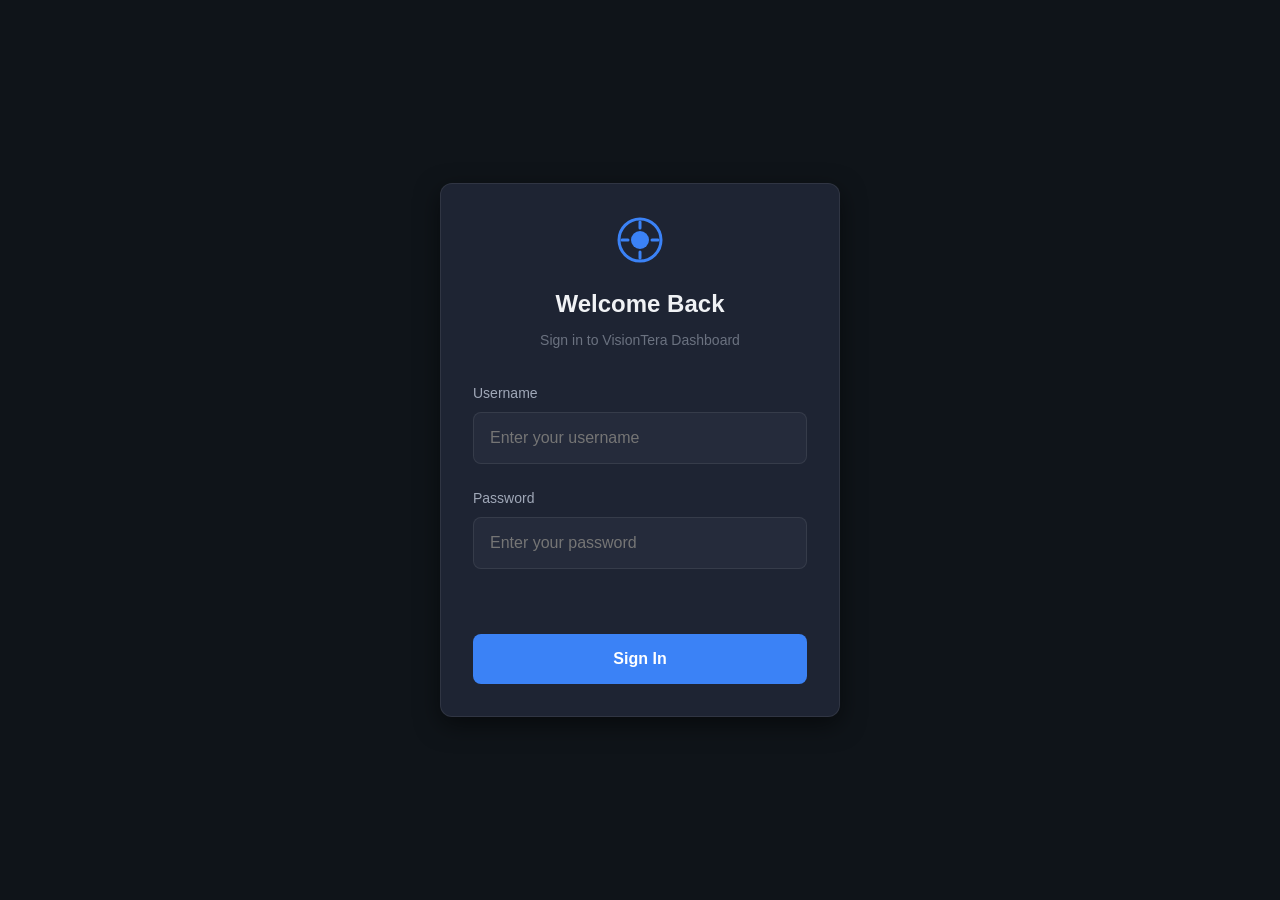
<file: login.html>
<!DOCTYPE html>
<html lang="en">

<head>
    <meta charset="UTF-8">
    <meta name="viewport" content="width=device-width, initial-scale=1.0">
    <title>VisionTera - Login</title>
    <link rel="stylesheet" href="/static/style.css">
    <style>
        body {
            display: flex;
            align-items: center;
            justify-content: center;
            background: var(--color-bg-primary);
        }

        .login-card {
            background: var(--color-bg-card);
            border: 1px solid var(--border-color);
            border-radius: var(--radius-lg);
            padding: var(--spacing-xl);
            width: 100%;
            max-width: 400px;
            box-shadow: var(--shadow-lg);
        }

        .login-header {
            text-align: center;
            margin-bottom: var(--spacing-xl);
        }

        .login-logo {
            color: var(--color-accent);
            margin-bottom: var(--spacing-md);
        }

        .login-title {
            font-size: 1.5rem;
            font-weight: 600;
            color: var(--color-text-primary);
        }

        .login-subtitle {
            font-size: 0.875rem;
            color: var(--color-text-muted);
            margin-top: var(--spacing-sm);
        }

        .login-form {
            display: flex;
            flex-direction: column;
            gap: var(--spacing-lg);
        }

        .form-group {
            display: flex;
            flex-direction: column;
            gap: var(--spacing-sm);
        }

        .form-label {
            font-size: 0.875rem;
            font-weight: 500;
            color: var(--color-text-secondary);
        }

        .form-input {
            width: 100%;
            padding: var(--spacing-md);
            background: var(--color-bg-tertiary);
            border: 1px solid var(--border-color);
            border-radius: var(--radius-md);
            color: var(--color-text-primary);
            font-size: 1rem;
            transition: border-color var(--transition-fast);
        }

        .form-input:focus {
            outline: none;
            border-color: var(--color-accent);
        }

        .btn-login {
            width: 100%;
            padding: var(--spacing-md);
            background: var(--color-accent);
            color: white;
            border: none;
            border-radius: var(--radius-md);
            font-size: 1rem;
            font-weight: 600;
            cursor: pointer;
            transition: background-color var(--transition-fast);
        }

        .btn-login:hover {
            background: var(--color-accent-dark);
        }

        .btn-login:disabled {
            opacity: 0.7;
            cursor: not-allowed;
        }

        .error-message {
            color: var(--color-danger);
            font-size: 0.875rem;
            text-align: center;
            min-height: 1.25em;
        }
    </style>
</head>

<body>
    <div class="login-card">
        <div class="login-header">
            <div class="login-logo">
                <svg width="48" height="48" viewBox="0 0 32 32" fill="none">
                    <circle cx="16" cy="16" r="14" stroke="currentColor" stroke-width="2" />
                    <circle cx="16" cy="16" r="6" fill="currentColor" />
                    <path d="M16 4V8M16 24V28M4 16H8M24 16H28" stroke="currentColor" stroke-width="2"
                        stroke-linecap="round" />
                </svg>
            </div>
            <h1 class="login-title">Welcome Back</h1>
            <p class="login-subtitle">Sign in to VisionTera Dashboard</p>
        </div>

        <form class="login-form" id="loginForm">
            <div class="form-group">
                <label for="username" class="form-label">Username</label>
                <input type="text" id="username" class="form-input" placeholder="Enter your username" required>
            </div>

            <div class="form-group">
                <label for="password" class="form-label">Password</label>
                <input type="password" id="password" class="form-input" placeholder="Enter your password" required>
            </div>

            <div class="error-message" id="errorMessage"></div>

            <button type="submit" class="btn-login" id="loginBtn">Sign In</button>
        </form>
    </div>

    <script>
        const loginForm = document.getElementById('loginForm');
        const errorMessage = document.getElementById('errorMessage');
        const loginBtn = document.getElementById('loginBtn');

        loginForm.addEventListener('submit', async (e) => {
            e.preventDefault();

            const username = document.getElementById('username').value;
            const password = document.getElementById('password').value;

            setLoading(true);
            errorMessage.textContent = '';

            try {
                const response = await fetch('/api/login', {
                    method: 'POST',
                    headers: {
                        'Content-Type': 'application/json'
                    },
                    body: JSON.stringify({ username, password })
                });

                const data = await response.json();

                if (response.ok) {
                    window.location.href = '/';
                } else {
                    errorMessage.textContent = data.detail || 'Login failed. Please check your credentials.';
                }
            } catch (error) {
                errorMessage.textContent = 'An error occurred. Please try again.';
            } finally {
                setLoading(false);
            }
        });

        function setLoading(isLoading) {
            loginBtn.disabled = isLoading;
            loginBtn.textContent = isLoading ? 'Signing in...' : 'Sign In';
        }
    </script>
</body>

</html>
</file>
<file: static/style.css>
:root {
    --color-bg-primary: #0f1419;
    --color-bg-secondary: #1a1f2e;
    --color-bg-tertiary: #252b3b;
    --color-bg-card: #1e2433;
    --color-text-primary: #f0f2f5;
    --color-text-secondary: #a0a8b8;
    --color-text-muted: #6b7280;
    --color-accent: #3b82f6;
    --color-accent-light: #60a5fa;
    --color-accent-dark: #2563eb;
    --color-success: #10b981;
    --color-warning: #f59e0b;
    --color-danger: #ef4444;
    --color-male: #3b82f6;
    --color-female: #ec4899;
    --border-color: rgba(255, 255, 255, 0.08);
    --shadow-sm: 0 1px 2px rgba(0, 0, 0, 0.3);
    --shadow-md: 0 4px 12px rgba(0, 0, 0, 0.4);
    --shadow-lg: 0 8px 24px rgba(0, 0, 0, 0.5);
    --spacing-xs: 0.25rem;
    --spacing-sm: 0.5rem;
    --spacing-md: 1rem;
    --spacing-lg: 1.5rem;
    --spacing-xl: 2rem;
    --radius-sm: 4px;
    --radius-md: 8px;
    --radius-lg: 12px;
    --transition-fast: 150ms ease;
    --transition-normal: 250ms ease;
}

*,
*::before,
*::after {
    margin: 0;
    padding: 0;
    box-sizing: border-box;
}

html,
body {
    width: 100%;
    height: 100%;
    overflow: hidden;
}

body {
    background: var(--color-bg-primary);
    color: var(--color-text-primary);
    font-family: -apple-system, BlinkMacSystemFont, 'Segoe UI', Roboto, 'Helvetica Neue', Arial, sans-serif;
    font-size: 14px;
    line-height: 1.5;
    -webkit-font-smoothing: antialiased;
}

.dashboard {
    display: flex;
    flex-direction: column;
    height: 100vh;
    background: var(--color-bg-primary);
}

.header {
    display: flex;
    justify-content: space-between;
    align-items: center;
    padding: var(--spacing-md) var(--spacing-xl);
    background: var(--color-bg-secondary);
    border-bottom: 1px solid var(--border-color);
    flex-shrink: 0;
}

.header-left {
    display: flex;
    align-items: center;
    gap: var(--spacing-md);
}

.logo {
    color: var(--color-accent);
    display: flex;
    align-items: center;
    justify-content: center;
}

.header-title h1 {
    font-size: 1.25rem;
    font-weight: 600;
    color: var(--color-text-primary);
    letter-spacing: -0.5px;
}

.header-subtitle {
    font-size: 0.75rem;
    color: var(--color-text-muted);
    text-transform: uppercase;
    letter-spacing: 0.5px;
}

.header-right {
    display: flex;
    align-items: center;
    gap: var(--spacing-lg);
}

.active-cameras-badge {
    display: flex;
    align-items: center;
    gap: var(--spacing-sm);
    padding: var(--spacing-xs) var(--spacing-md);
    background: rgba(59, 130, 246, 0.15);
    border-radius: 9999px;
    font-size: 0.75rem;
    font-weight: 500;
    color: var(--color-accent);
}

.logout-btn {
    display: flex;
    align-items: center;
    gap: var(--spacing-sm);
    padding: var(--spacing-sm) var(--spacing-md);
    background: transparent;
    border: 1px solid var(--border-color);
    border-radius: var(--radius-md);
    color: var(--color-text-active);
    font-weight: 500;
    cursor: pointer;
    transition: all var(--transition-fast);
}

.logout-btn:hover {
    background: rgba(239, 68, 68, 0.15);
    border-color: var(--color-danger);
    color: var(--color-danger);
}

@media (max-width: 768px) {
    .logout-text {
        display: none;
    }
}

.status-indicator {
    display: flex;
    align-items: center;
    gap: var(--spacing-sm);
    padding: var(--spacing-xs) var(--spacing-md);
    border-radius: 9999px;
    font-size: 0.75rem;
    font-weight: 500;
    text-transform: uppercase;
    letter-spacing: 0.5px;
}

.status-dot {
    width: 8px;
    height: 8px;
    border-radius: 50%;
    animation: pulse 2s infinite;
}

.status-idle {
    background: rgba(107, 114, 128, 0.2);
    color: var(--color-text-muted);
}

.status-idle .status-dot {
    background: var(--color-text-muted);
    animation: none;
}

.status-running {
    background: rgba(16, 185, 129, 0.15);
    color: var(--color-success);
}

.status-running .status-dot {
    background: var(--color-success);
}

@keyframes pulse {

    0%,
    100% {
        opacity: 1;
    }

    50% {
        opacity: 0.5;
    }
}

.header-time {
    font-size: 0.875rem;
    color: var(--color-text-secondary);
    font-variant-numeric: tabular-nums;
}

.card {
    background: var(--color-bg-card);
    border: 1px solid var(--border-color);
    border-radius: var(--radius-lg);
    overflow: hidden;
}

.card-header {
    display: flex;
    justify-content: space-between;
    align-items: center;
    padding: var(--spacing-md) var(--spacing-lg);
    border-bottom: 1px solid var(--border-color);
}

.card-header h2 {
    font-size: 0.875rem;
    font-weight: 600;
    color: var(--color-text-primary);
}

.main-content {
    flex: 1;
    display: grid;
    grid-template-columns: 1fr 320px;
    gap: var(--spacing-md);
    padding: var(--spacing-md);
    overflow: hidden;
}

.camera-grid {
    display: grid;
    grid-template-columns: repeat(auto-fit, minmax(400px, 1fr));
    gap: var(--spacing-md);
    overflow-y: auto;
    padding: var(--spacing-xs);
}

.camera-grid::-webkit-scrollbar {
    width: 6px;
}

.camera-grid::-webkit-scrollbar-track {
    background: transparent;
}

.camera-grid::-webkit-scrollbar-thumb {
    background: var(--color-bg-tertiary);
    border-radius: 3px;
}

.camera-placeholder {
    grid-column: 1 / -1;
    display: flex;
    align-items: center;
    justify-content: center;
    min-height: 300px;
    background: var(--color-bg-card);
    border: 2px dashed var(--border-color);
    border-radius: var(--radius-lg);
}

.placeholder-content {
    text-align: center;
    color: var(--color-text-muted);
}

.placeholder-content svg {
    margin-bottom: var(--spacing-md);
    opacity: 0.5;
}

.placeholder-content h3 {
    font-size: 1.125rem;
    margin-bottom: var(--spacing-xs);
    color: var(--color-text-secondary);
}

.placeholder-content p {
    font-size: 0.875rem;
}

.camera-card {
    background: var(--color-bg-card);
    border: 1px solid var(--border-color);
    border-radius: var(--radius-lg);
    overflow: hidden;
    display: flex;
    flex-direction: column;
}

.camera-header {
    display: flex;
    align-items: center;
    justify-content: space-between;
    padding: var(--spacing-sm) var(--spacing-md);
    background: var(--color-bg-secondary);
    border-bottom: 1px solid var(--border-color);
}

.camera-info {
    display: flex;
    flex-direction: column;
    gap: 2px;
    min-width: 0;
    flex: 1;
}

.camera-name {
    font-size: 0.875rem;
    font-weight: 600;
    color: var(--color-text-primary);
    white-space: nowrap;
    overflow: hidden;
    text-overflow: ellipsis;
}

.camera-source {
    font-size: 0.7rem;
    color: var(--color-text-muted);
    white-space: nowrap;
    overflow: hidden;
    text-overflow: ellipsis;
}

.camera-stats {
    display: flex;
    align-items: center;
    gap: var(--spacing-sm);
}

.camera-fps {
    font-size: 0.7rem;
    color: var(--color-text-muted);
    font-variant-numeric: tabular-nums;
}

.camera-count {
    min-width: 24px;
    padding: 2px 8px;
    background: var(--color-accent);
    border-radius: 9999px;
    font-size: 0.75rem;
    font-weight: 600;
    color: white;
    text-align: center;
}

.camera-close-btn {
    width: 28px;
    height: 28px;
    display: flex;
    align-items: center;
    justify-content: center;
    background: transparent;
    border: 1px solid transparent;
    border-radius: var(--radius-md);
    color: var(--color-text-muted);
    cursor: pointer;
    transition: all var(--transition-fast);
    margin-left: var(--spacing-sm);
}

.camera-close-btn:hover {
    background: rgba(239, 68, 68, 0.15);
    border-color: var(--color-danger);
    color: var(--color-danger);
}

.camera-video-wrapper {
    position: relative;
    aspect-ratio: 16 / 9;
    background: var(--color-bg-primary);
    overflow: hidden;
}

.camera-video {
    width: 100%;
    height: 100%;
    object-fit: contain;
}

.camera-overlay {
    position: absolute;
    bottom: 0;
    left: 0;
    right: 0;
    padding: var(--spacing-sm);
    background: linear-gradient(transparent, rgba(0, 0, 0, 0.7));
    pointer-events: none;
}

.gender-stats {
    display: flex;
    gap: var(--spacing-md);
    justify-content: flex-end;
}

.male-stat,
.female-stat {
    display: flex;
    align-items: center;
    gap: 4px;
    font-size: 0.75rem;
    font-weight: 500;
}

.male-stat {
    color: var(--color-male);
}

.female-stat {
    color: var(--color-female);
}

.sidebar {
    display: flex;
    flex-direction: column;
    gap: var(--spacing-md);
    overflow-y: auto;
    min-height: 0;
}

.sidebar::-webkit-scrollbar {
    width: 6px;
}

.sidebar::-webkit-scrollbar-track {
    background: transparent;
}

.sidebar::-webkit-scrollbar-thumb {
    background: var(--color-bg-tertiary);
    border-radius: 3px;
}

.stats-grid {
    display: grid;
    grid-template-columns: repeat(2, 1fr);
    gap: var(--spacing-sm);
    flex-shrink: 0;
}

.stat-card {
    display: flex;
    align-items: center;
    gap: var(--spacing-md);
    padding: var(--spacing-md);
}

.stat-icon {
    width: 40px;
    height: 40px;
    display: flex;
    align-items: center;
    justify-content: center;
    background: var(--color-bg-tertiary);
    border-radius: var(--radius-md);
    color: var(--color-accent);
    flex-shrink: 0;
}

.stat-icon.male {
    color: var(--color-male);
}

.stat-icon.female {
    color: var(--color-female);
}

.stat-content {
    display: flex;
    flex-direction: column;
    min-width: 0;
}

.stat-value {
    font-size: 1.5rem;
    font-weight: 700;
    color: var(--color-text-primary);
    line-height: 1.2;
    font-variant-numeric: tabular-nums;
}

.stat-label {
    font-size: 0.7rem;
    color: var(--color-text-muted);
    text-transform: uppercase;
    letter-spacing: 0.3px;
    white-space: nowrap;
    overflow: hidden;
    text-overflow: ellipsis;
}

.chart-panel {
    flex: 1;
    display: flex;
    flex-direction: column;
    min-height: 180px;
}

.chart-controls {
    display: flex;
    gap: var(--spacing-xs);
}

.chart-range-btn {
    padding: var(--spacing-xs) var(--spacing-sm);
    background: transparent;
    border: 1px solid var(--border-color);
    border-radius: var(--radius-sm);
    color: var(--color-text-muted);
    font-size: 0.7rem;
    font-weight: 500;
    cursor: pointer;
    transition: all var(--transition-fast);
}

.chart-range-btn:hover {
    background: var(--color-bg-tertiary);
    color: var(--color-text-secondary);
}

.chart-range-btn.active {
    background: var(--color-accent);
    border-color: var(--color-accent);
    color: white;
}

.chart-container {
    flex: 1;
    padding: var(--spacing-md);
    min-height: 0;
}

.chart-container canvas {
    width: 100% !important;
    height: 100% !important;
}

.camera-list-panel {
    flex-shrink: 0;
}

.icon-btn {
    width: 28px;
    height: 28px;
    display: flex;
    align-items: center;
    justify-content: center;
    background: transparent;
    border: 1px solid var(--border-color);
    border-radius: var(--radius-md);
    color: var(--color-text-muted);
    cursor: pointer;
    transition: all var(--transition-fast);
}

.icon-btn:hover {
    background: var(--color-bg-tertiary);
    color: var(--color-text-primary);
}

.camera-status-list {
    padding: var(--spacing-sm);
    display: flex;
    flex-direction: column;
    gap: var(--spacing-sm);
    max-height: 200px;
    overflow-y: auto;
}

.camera-status-list .empty-state {
    text-align: center;
    color: var(--color-text-muted);
    padding: var(--spacing-lg);
    font-size: 0.875rem;
}

.camera-status-item {
    display: flex;
    justify-content: space-between;
    align-items: center;
    padding: var(--spacing-sm);
    background: var(--color-bg-tertiary);
    border-radius: var(--radius-md);
}

.camera-status-info {
    display: flex;
    flex-direction: column;
    gap: 2px;
    min-width: 0;
    flex: 1;
}

.camera-status-name {
    font-size: 0.8rem;
    font-weight: 500;
    color: var(--color-text-primary);
    white-space: nowrap;
    overflow: hidden;
    text-overflow: ellipsis;
}

.camera-status-source {
    font-size: 0.65rem;
    color: var(--color-text-muted);
    white-space: nowrap;
    overflow: hidden;
    text-overflow: ellipsis;
}

.camera-status-stats {
    display: flex;
    gap: 4px;
}

.stat-pill {
    padding: 2px 6px;
    background: var(--color-bg-primary);
    border-radius: var(--radius-sm);
    font-size: 0.65rem;
    font-weight: 500;
    color: var(--color-text-secondary);
}

.stat-pill.male {
    color: var(--color-male);
}

.stat-pill.female {
    color: var(--color-female);
}

.control-footer {
    flex-shrink: 0;
    padding: 0 var(--spacing-md) var(--spacing-md);
}

.add-camera-panel .card-header {
    padding: var(--spacing-sm) var(--spacing-lg);
}

.add-camera-form {
    padding: var(--spacing-md) var(--spacing-lg);
    display: flex;
    flex-direction: column;
    gap: var(--spacing-md);
}

.form-row {
    display: flex;
    gap: var(--spacing-lg);
    align-items: flex-end;
    flex-wrap: wrap;
}

.control-group {
    display: flex;
    flex-direction: column;
    gap: var(--spacing-sm);
    min-width: 150px;
}

.control-group label {
    font-size: 0.75rem;
    font-weight: 500;
    color: var(--color-text-secondary);
    text-transform: uppercase;
    letter-spacing: 0.3px;
}

.form-select,
.form-input {
    width: 100%;
    padding: var(--spacing-sm) var(--spacing-md);
    background: var(--color-bg-tertiary);
    border: 1px solid var(--border-color);
    border-radius: var(--radius-md);
    color: var(--color-text-primary);
    font-size: 0.875rem;
    transition: border-color var(--transition-fast);
}

.form-select:hover,
.form-input:hover {
    border-color: var(--color-accent);
}

.form-select:focus,
.form-input:focus {
    outline: none;
    border-color: var(--color-accent);
    box-shadow: 0 0 0 3px rgba(59, 130, 246, 0.15);
}

.slider-wrapper {
    display: flex;
    align-items: center;
    gap: var(--spacing-md);
}

.form-slider {
    flex: 1;
    -webkit-appearance: none;
    appearance: none;
    height: 4px;
    background: var(--color-bg-tertiary);
    border-radius: 2px;
    outline: none;
}

.form-slider::-webkit-slider-thumb {
    -webkit-appearance: none;
    width: 16px;
    height: 16px;
    background: var(--color-accent);
    border-radius: 50%;
    cursor: pointer;
    transition: transform var(--transition-fast);
}

.form-slider::-webkit-slider-thumb:hover {
    transform: scale(1.1);
}

.slider-value {
    min-width: 40px;
    text-align: right;
    font-size: 0.875rem;
    font-weight: 600;
    color: var(--color-accent);
    font-variant-numeric: tabular-nums;
}

.color-input-wrapper {
    display: flex;
    align-items: center;
    gap: var(--spacing-sm);
}

.form-color {
    width: 40px;
    height: 36px;
    padding: 2px;
    background: var(--color-bg-tertiary);
    border: 1px solid var(--border-color);
    border-radius: var(--radius-md);
    cursor: pointer;
}

.form-color::-webkit-color-swatch-wrapper {
    padding: 0;
}

.form-color::-webkit-color-swatch {
    border: none;
    border-radius: 4px;
}

.color-value {
    font-size: 0.875rem;
    color: var(--color-text-secondary);
    font-family: 'SF Mono', Monaco, 'Consolas', monospace;
}

.checkbox-controls {
    display: flex;
    flex-direction: row;
    gap: var(--spacing-md);
}

.checkbox-wrapper {
    display: flex;
    align-items: center;
    gap: var(--spacing-sm);
    cursor: pointer;
    font-size: 0.875rem;
    color: var(--color-text-secondary);
}

.checkbox-wrapper input {
    display: none;
}

.checkbox-custom {
    width: 16px;
    height: 16px;
    background: var(--color-bg-tertiary);
    border: 1px solid var(--border-color);
    border-radius: var(--radius-sm);
    display: flex;
    align-items: center;
    justify-content: center;
    transition: all var(--transition-fast);
}

.checkbox-wrapper input:checked+.checkbox-custom {
    background: var(--color-accent);
    border-color: var(--color-accent);
}

.checkbox-wrapper input:checked+.checkbox-custom::after {
    content: '';
    width: 8px;
    height: 5px;
    border: 2px solid white;
    border-top: none;
    border-right: none;
    transform: rotate(-45deg) translateY(-1px);
}

.control-actions {
    display: flex;
    gap: var(--spacing-sm);
    margin-left: auto;
}

.btn {
    display: inline-flex;
    align-items: center;
    justify-content: center;
    gap: var(--spacing-sm);
    padding: var(--spacing-sm) var(--spacing-lg);
    border: none;
    border-radius: var(--radius-md);
    font-size: 0.875rem;
    font-weight: 500;
    cursor: pointer;
    transition: all var(--transition-fast);
    white-space: nowrap;
}

.btn:disabled {
    opacity: 0.5;
    cursor: not-allowed;
}

.btn-primary {
    background: var(--color-accent);
    color: white;
}

.btn-primary:hover:not(:disabled) {
    background: var(--color-accent-dark);
}

.btn-danger {
    background: var(--color-bg-tertiary);
    color: var(--color-text-secondary);
    border: 1px solid var(--border-color);
}

.btn-danger:hover:not(:disabled) {
    background: var(--color-danger);
    border-color: var(--color-danger);
    color: white;
}

@media (max-width: 1200px) {
    .main-content {
        grid-template-columns: 1fr;
    }

    .sidebar {
        display: none;
    }

    .camera-grid {
        grid-template-columns: repeat(auto-fit, minmax(300px, 1fr));
    }
}

@media (max-width: 768px) {
    .header {
        padding: var(--spacing-sm) var(--spacing-md);
    }

    .header-title h1 {
        font-size: 1rem;
    }

    .header-subtitle {
        display: none;
    }

    .form-row {
        flex-direction: column;
        align-items: stretch;
    }

    .control-actions {
        margin-left: 0;
    }

    .camera-grid {
        grid-template-columns: 1fr;
    }

    /* Boundary modal on small screens */
    .boundary-modal-container {
        width: 100vw;
        max-width: 100vw;
        max-height: 100vh;
        border-radius: var(--radius-md) var(--radius-md) 0 0;
        align-self: flex-end;
        margin-bottom: 0;
    }

    .modal-overlay {
        align-items: flex-end;
    }

    .boundary-canvas-wrapper,
    #boundaryCanvas {
        max-height: calc(100vh - 260px);
    }

    .boundary-instructions {
        font-size: 0.8rem;
    }
}

/* Modal Styles */
.modal-overlay {
    position: fixed;
    top: 0;
    left: 0;
    right: 0;
    bottom: 0;
    background: rgba(0, 0, 0, 0.7);
    display: flex;
    align-items: center;
    justify-content: center;
    z-index: 1000;
    opacity: 0;
    visibility: hidden;
    transition: all var(--transition-normal);
    backdrop-filter: blur(4px);
}

.modal-overlay.active {
    opacity: 1;
    visibility: visible;
}

.modal-container {
    background: var(--color-bg-secondary);
    border: 1px solid var(--border-color);
    border-radius: var(--radius-lg);
    width: 90%;
    max-width: 400px;
    max-height: 90vh;
    display: flex;
    flex-direction: column;
    transform: translateY(20px);
    transition: all var(--transition-normal);
    box-shadow: var(--shadow-lg);
    overflow: hidden;
}

.modal-overlay.active .modal-container {
    transform: translateY(0);
}

.modal-header {
    padding: var(--spacing-md);
    border-bottom: 1px solid var(--border-color);
    display: flex;
    align-items: center;
    gap: var(--spacing-sm);
    flex-shrink: 0;
}

.modal-title {
    font-size: 1rem;
    font-weight: 600;
    color: var(--color-text-primary);
}

.modal-icon {
    display: flex;
    align-items: center;
    justify-content: center;
}

.modal-icon.error {
    color: var(--color-danger);
}

.modal-icon.info {
    color: var(--color-accent);
}

.modal-body {
    padding: var(--spacing-lg);
    color: var(--color-text-secondary);
    font-size: 0.95rem;
    line-height: 1.5;
    overflow-y: auto;
    flex: 1;
    min-height: 0;
}

.modal-footer {
    padding: var(--spacing-md);
    display: flex;
    justify-content: flex-end;
    gap: var(--spacing-sm);
    flex-shrink: 0;
    border-top: 1px solid var(--border-color);
}

.modal-btn {
    padding: var(--spacing-sm) var(--spacing-lg);
    border-radius: var(--radius-md);
    font-weight: 500;
    cursor: pointer;
    transition: all var(--transition-fast);
    border: none;
    outline: none;
    font-size: 0.875rem;
}

.modal-btn-primary {
    background: var(--color-accent);
    color: white;
}

.modal-btn-primary:hover {
    background: var(--color-accent-dark);
}

/* Model Switcher Styles */
.model-switcher {
    display: flex;
    align-items: center;
    gap: var(--spacing-sm);
}

.model-indicator {
    display: flex;
    align-items: center;
    gap: 6px;
    padding: 4px 10px;
    background: rgba(16, 185, 129, 0.12);
    border: 1px solid rgba(16, 185, 129, 0.25);
    border-radius: 9999px;
    color: var(--color-success);
    font-size: 0.7rem;
    font-weight: 500;
    white-space: nowrap;
}

.model-indicator svg {
    flex-shrink: 0;
}

.model-name-text {
    max-width: 160px;
    overflow: hidden;
    text-overflow: ellipsis;
    white-space: nowrap;
}

.model-select {
    max-width: 220px;
    padding: 4px 8px !important;
    font-size: 0.75rem !important;
    background: var(--color-bg-tertiary);
    border: 1px solid var(--border-color);
    border-radius: var(--radius-md);
    color: var(--color-text-primary);
}

.model-select:focus {
    border-color: var(--color-accent);
    box-shadow: 0 0 0 2px rgba(59, 130, 246, 0.15);
    outline: none;
}

.btn-accent {
    background: linear-gradient(135deg, #10b981, #059669);
    color: white;
    border: none;
}

.btn-accent:hover:not(:disabled) {
    background: linear-gradient(135deg, #059669, #047857);
    box-shadow: 0 2px 8px rgba(16, 185, 129, 0.3);
}

.btn-sm {
    padding: 4px 10px;
    font-size: 0.75rem;
    gap: 4px;
}

@keyframes spin {
    from {
        transform: rotate(0deg);
    }

    to {
        transform: rotate(360deg);
    }
}

.spin {
    animation: spin 1s linear infinite;
}

/* ── Boundary Editor ── */
.boundary-input-row {
    display: flex;
    gap: var(--spacing-sm);
    align-items: center;
}

.boundary-input-row .form-input {
    flex: 1;
    cursor: default;
}

.boundary-input-row .form-input[readonly] {
    color: var(--color-text-secondary);
}

.boundary-input-row .form-input[readonly].is-set {
    color: var(--color-success);
    border-color: rgba(16, 185, 129, 0.4);
}

/* Boundary Modal */
.boundary-modal-container {
    max-width: 720px;
    width: 95vw;
    max-height: 92vh;
}

.boundary-modal-body {
    padding: var(--spacing-md) var(--spacing-lg);
    display: flex;
    flex-direction: column;
    gap: var(--spacing-md);
    overflow-y: auto;
    flex: 1;
    min-height: 0;
}

.boundary-instructions {
    display: flex;
    align-items: center;
    gap: var(--spacing-sm);
    flex-wrap: wrap;
    font-size: 0.875rem;
    color: var(--color-text-secondary);
    line-height: 1.6;
}

.step-badge {
    display: inline-flex;
    align-items: center;
    justify-content: center;
    width: 22px;
    height: 22px;
    background: var(--color-accent);
    color: white;
    border-radius: 50%;
    font-size: 0.75rem;
    font-weight: 700;
    flex-shrink: 0;
}

.boundary-canvas-wrapper {
    position: relative;
    background: var(--color-bg-primary);
    border-radius: var(--radius-md);
    border: 1px solid var(--border-color);
    overflow: hidden;
    cursor: crosshair;
    /* Prevent canvas from growing taller than remaining viewport space */
    max-height: calc(92vh - 220px);
    display: flex;
    align-items: center;
    justify-content: center;
}

#boundaryCanvas {
    display: block;
    width: 100%;
    height: auto;
    max-height: calc(92vh - 220px);
    object-fit: contain;
}

.boundary-canvas-hint {
    position: absolute;
    bottom: 10px;
    left: 50%;
    transform: translateX(-50%);
    background: rgba(0, 0, 0, 0.75);
    color: var(--color-text-primary);
    padding: 5px 16px;
    border-radius: 9999px;
    font-size: 0.75rem;
    /* Allow wrapping on very small screens instead of overflowing */
    white-space: nowrap;
    max-width: 90%;
    text-align: center;
    pointer-events: none;
    transition: opacity var(--transition-normal);
    backdrop-filter: blur(4px);
}

.boundary-coords-preview {
    display: flex;
    align-items: center;
    gap: var(--spacing-sm);
    padding: var(--spacing-sm) var(--spacing-md);
    background: var(--color-bg-tertiary);
    border-radius: var(--radius-md);
    font-size: 0.8rem;
}

.coords-label {
    color: var(--color-text-muted);
    text-transform: uppercase;
    font-size: 0.7rem;
    letter-spacing: 0.3px;
}

.coords-value {
    color: var(--color-accent);
    font-family: 'SF Mono', Monaco, 'Consolas', monospace;
    font-weight: 600;
}
</file>
